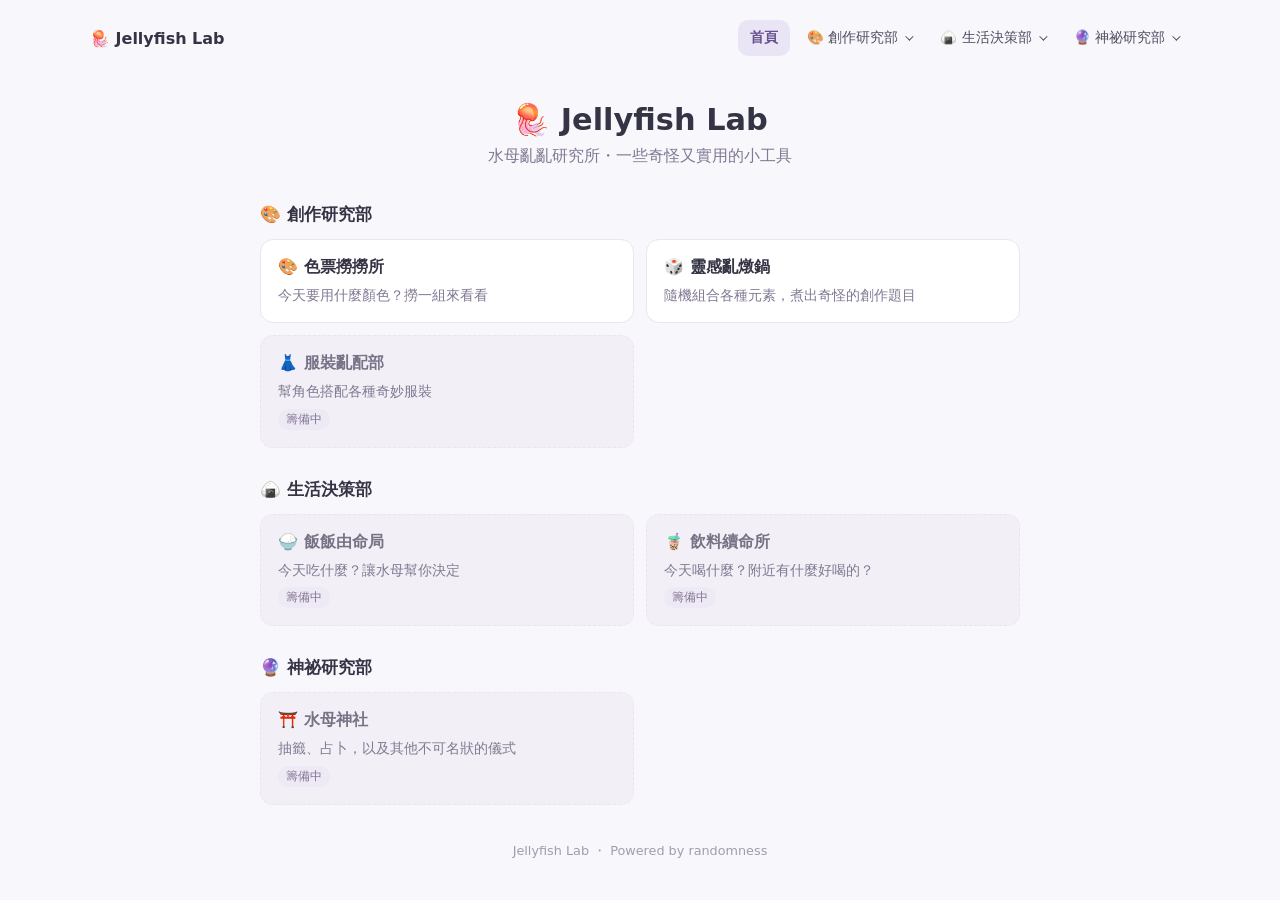
<file: index.html>
<!doctype html>
<html lang="zh-Hant">
<head>
<meta charset="utf-8">
<meta name="viewport" content="width=device-width, initial-scale=1">
<title>Jellyfish Lab｜水母亂亂研究所</title>
<link rel="stylesheet" href="./CSS/common.css">
<link rel="stylesheet" href="./CSS/home.css">
</head>
<body data-page="home">
<main class="container">
    <header class="home-heading">
        <h1>🪼 Jellyfish Lab</h1>
        <p>水母亂亂研究所・一些奇怪又實用的小工具</p>
    </header>

    <section class="section">
        <h2 class="section-title">🎨 創作研究部</h2>
        <div class="tools">
            <a class="tool-card" href="./Palette/index.html">
                <span class="tool-name">🎨 色票撈撈所</span>
                <span class="tool-description">今天要用什麼顏色？撈一組來看看</span>
            </a>
            <a class="tool-card" href="./Elements/index.html">
                <span class="tool-name">🎲 靈感亂燉鍋</span>
                <span class="tool-description">隨機組合各種元素，煮出奇怪的創作題目</span>
            </a>
            <a class="tool-card planned" href="./Outfit/index.html">
                <span class="tool-name">👗 服裝亂配部</span>
                <span class="tool-description">幫角色搭配各種奇妙服裝</span>
                <span class="status">籌備中</span>
            </a>
        </div>
    </section>

    <section class="section">
        <h2 class="section-title">🍙 生活決策部</h2>
        <div class="tools">
            <a class="tool-card planned" href="./Food/index.html">
                <span class="tool-name">🍚 飯飯由命局</span>
                <span class="tool-description">今天吃什麼？讓水母幫你決定</span>
                <span class="status">籌備中</span>
            </a>
            <a class="tool-card planned" href="./Drink/index.html">
                <span class="tool-name">🧋 飲料續命所</span>
                <span class="tool-description">今天喝什麼？附近有什麼好喝的？</span>
                <span class="status">籌備中</span>
            </a>
        </div>
    </section>

    <section class="section">
        <h2 class="section-title">🔮 神祕研究部</h2>
        <div class="tools">
            <a class="tool-card planned" href="./Omikuji/index.html">
                <span class="tool-name">⛩️ 水母神社</span>
                <span class="tool-description">抽籤、占卜，以及其他不可名狀的儀式</span>
                <span class="status">籌備中</span>
            </a>
        </div>
    </section>

    <footer>Jellyfish Lab ・ Powered by randomness</footer>
</main>
<script src="./Shared/layout.js"></script>
</body>
</html>
</file>
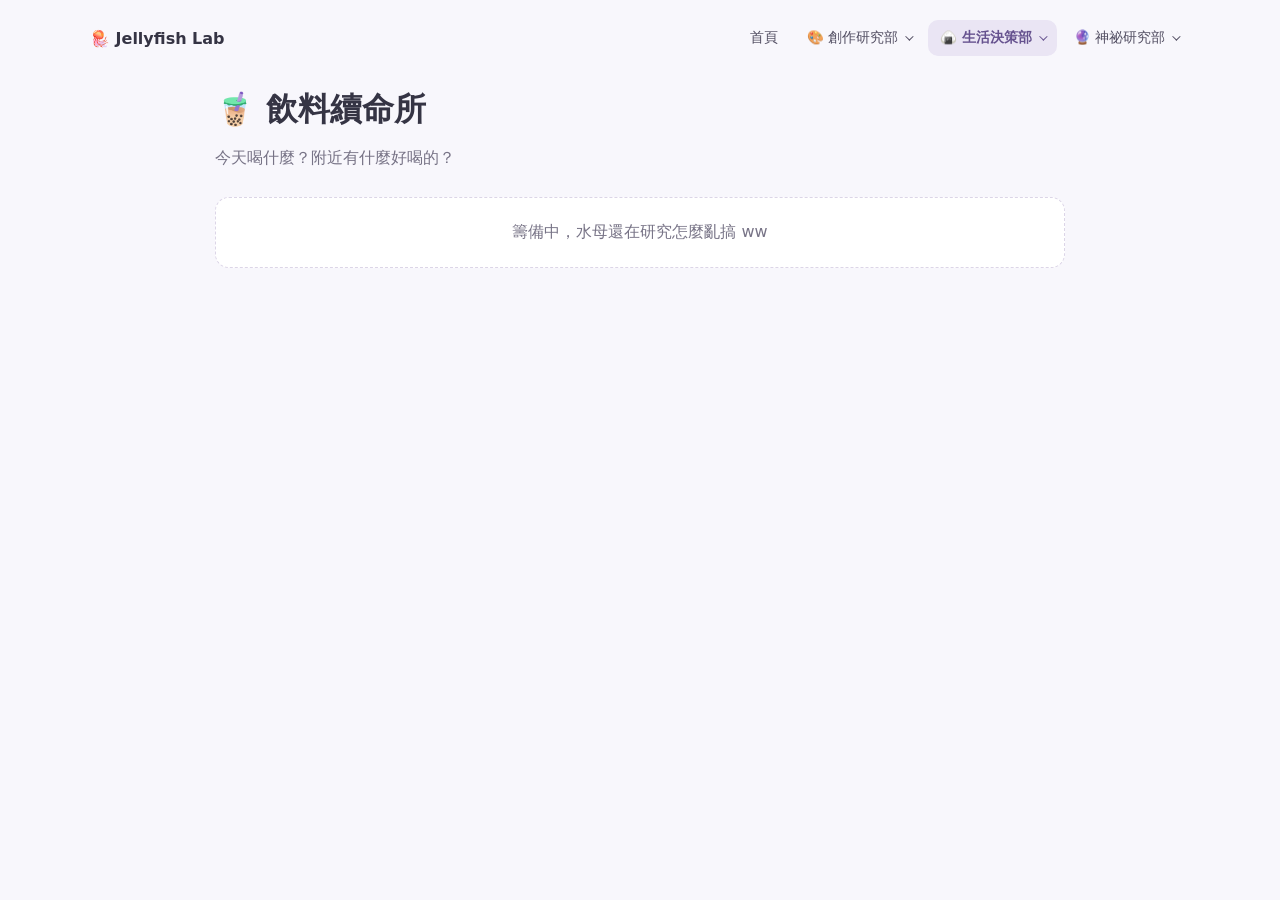
<file: Drink/index.html>
<!doctype html>
<html lang="zh-Hant">
<head>
<meta charset="utf-8">
<meta name="viewport" content="width=device-width, initial-scale=1">
<title>🧋 飲料續命所｜Jellyfish Lab</title>
<link rel="stylesheet" href="../CSS/common.css">
<link rel="stylesheet" href="../CSS/drink.css">
</head>
<body data-page="drink">
<main class="tool-page">
    <h1>🧋 飲料續命所</h1>
    <p>今天喝什麼？附近有什麼好喝的？</p>
    <p class="coming-soon">籌備中，水母還在研究怎麼亂搞 ww</p>
</main>
<script src="../Shared/layout.js"></script>
</file>
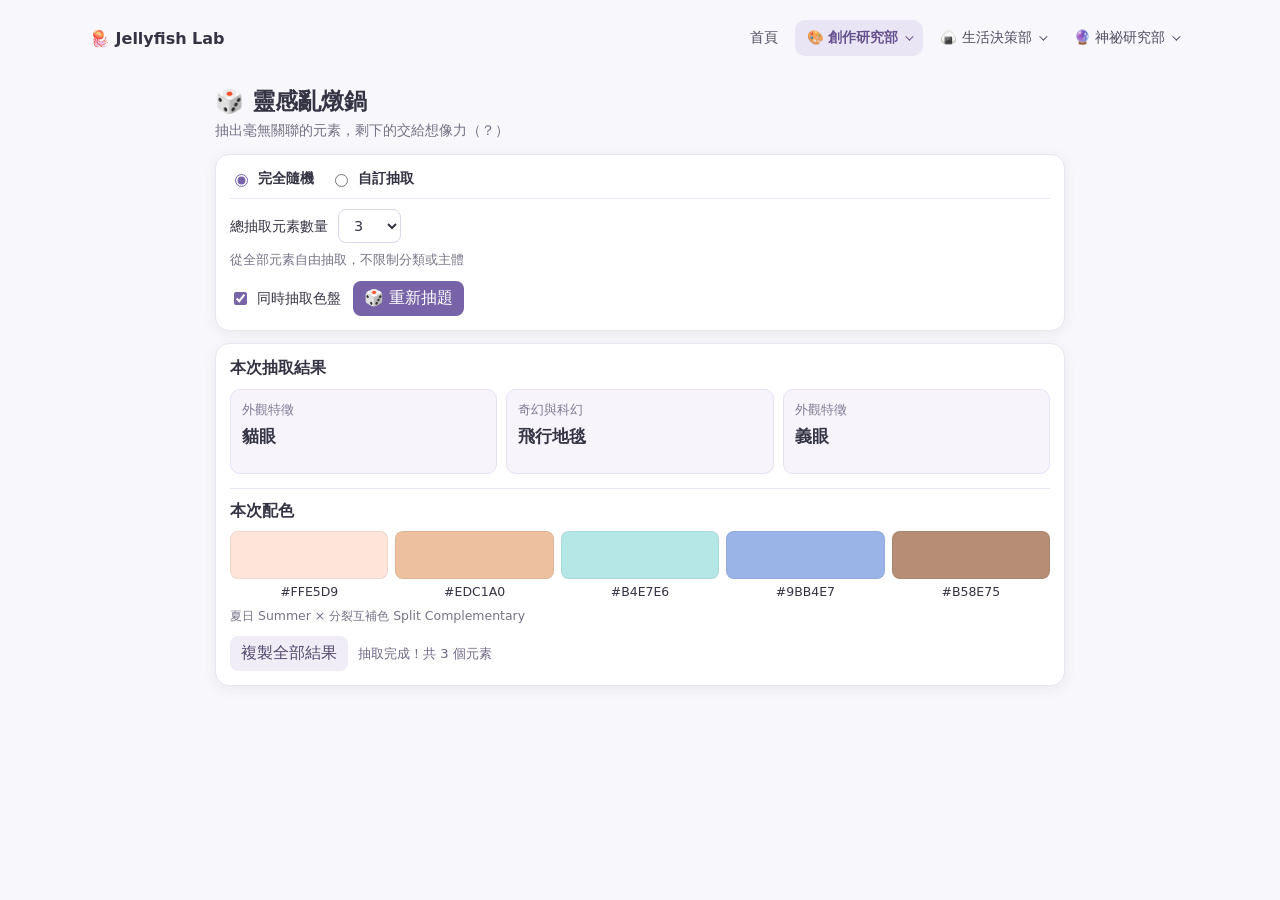
<file: Elements/index.html>
<!doctype html>
<html lang="zh-Hant">

<head>
    <meta charset="utf-8">
    <meta name="viewport" content="width=device-width, initial-scale=1">
    <title>靈感亂燉鍋｜Jellyfish Lab</title>
    <link rel="stylesheet" href="../CSS/common.css">
    <link rel="stylesheet" href="../CSS/elements.css">
</head>

<body data-page="elements">
    <main class="wrap">
        <h1>🎲 靈感亂燉鍋</h1>
        <p class="subtitle">抽出毫無關聯的元素，剩下的交給想像力（？）</p>

        <section class="panel">
            <div class="mode-options">
                <label class="mode-option">
                    <input type="radio" name="mode" value="random" checked>
                    <strong>完全隨機</strong>
                </label>

                <label class="mode-option">
                    <input type="radio" name="mode" value="custom">
                    <strong>自訂抽取</strong>
                </label>
            </div>

            <!-- 完全隨機設定 -->
            <div class="mode-content" id="randomSettings">
                <div class="controls">
                    <label for="randomCount">總抽取元素數量</label>

                    <select id="randomCount">
                        <option value="1">1</option>
                        <option value="2">2</option>
                        <option value="3" selected>3</option>
                        <option value="4">4</option>
                        <option value="5">5</option>
                        <option value="6">6</option>
                        <option value="7">7</option>
                        <option value="8">8</option>
                        <option value="9">9</option>
                        <option value="10">10</option>
                    </select>
                </div>

                <p class="hint">
                    從全部元素自由抽取，不限制分類或主體
                </p>
            </div>

            <!-- 自訂抽取設定 -->
            <div class="mode-content" id="customSettings" hidden>
                <div class="category-head">
                    <span class="hint">設定各分類要抽取的元素數量</span>
                    <button class="secondary" id="clearAll" type="button">
                        全部清除
                    </button>
                </div>

                <div class="categories" id="categories"></div>

                <div class="total">
                    <span>總抽取數量</span>
                    <strong id="customTotal">0 個</strong>
                </div>
            </div>

            <div class="generate-controls">
                <label class="mode-option">
                    <input id="includePalette" type="checkbox" checked>
                    同時抽取色盤
                </label>

                <button class="primary" id="generate" type="button">
                    🎲 重新抽題
                </button>
            </div>
        </section>

        <!-- 抽取結果 -->
        <section class="panel">
            <strong>本次抽取結果</strong>

            <div class="results" id="results" aria-live="polite"></div>

            <!-- 色盤結果 -->
            <div id="paletteSection" class="palette-section" hidden>
                <strong>本次配色</strong>

                <div class="palette-colors" id="paletteColors"></div>

                <div class="hint" id="paletteInfo"></div>
            </div>

            <div class="actions">
                <button class="secondary" id="copyAll" type="button" disabled>
                    複製全部結果
                </button>

                <span id="status" role="status" aria-live="polite">
                    點擊抽取元素開始
                </span>
            </div>
        </section>

    </main>

    <script src="../Shared/outfit-data.js"></script>
    <script src="./data.js"></script>
    <script src="../Shared/palette-engine.js"></script>
    <script src="./app.js"></script>
    <script src="../Shared/layout.js"></script>
</body>

</html>
</file>
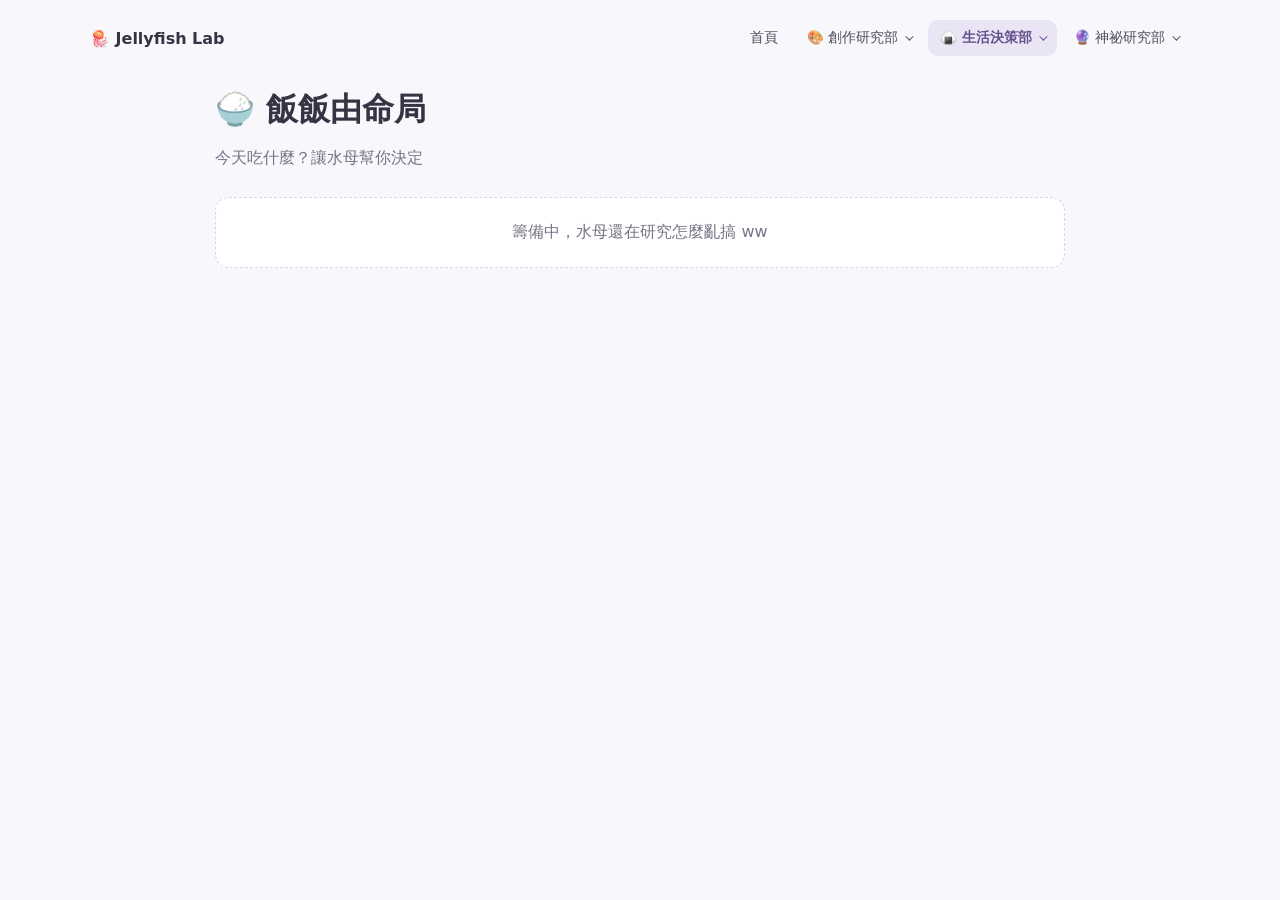
<file: Food/index.html>
<!doctype html>
<html lang="zh-Hant">
<head>
<meta charset="utf-8">
<meta name="viewport" content="width=device-width, initial-scale=1">
<title>🍚 飯飯由命局｜Jellyfish Lab</title>
<link rel="stylesheet" href="../CSS/common.css">
<link rel="stylesheet" href="../CSS/food.css">
</head>
<body data-page="food">
<main class="tool-page">
    <h1>🍚 飯飯由命局</h1>
    <p>今天吃什麼？讓水母幫你決定</p>
    <p class="coming-soon">籌備中，水母還在研究怎麼亂搞 ww</p>
</main>
<script src="../Shared/layout.js"></script>
</file>
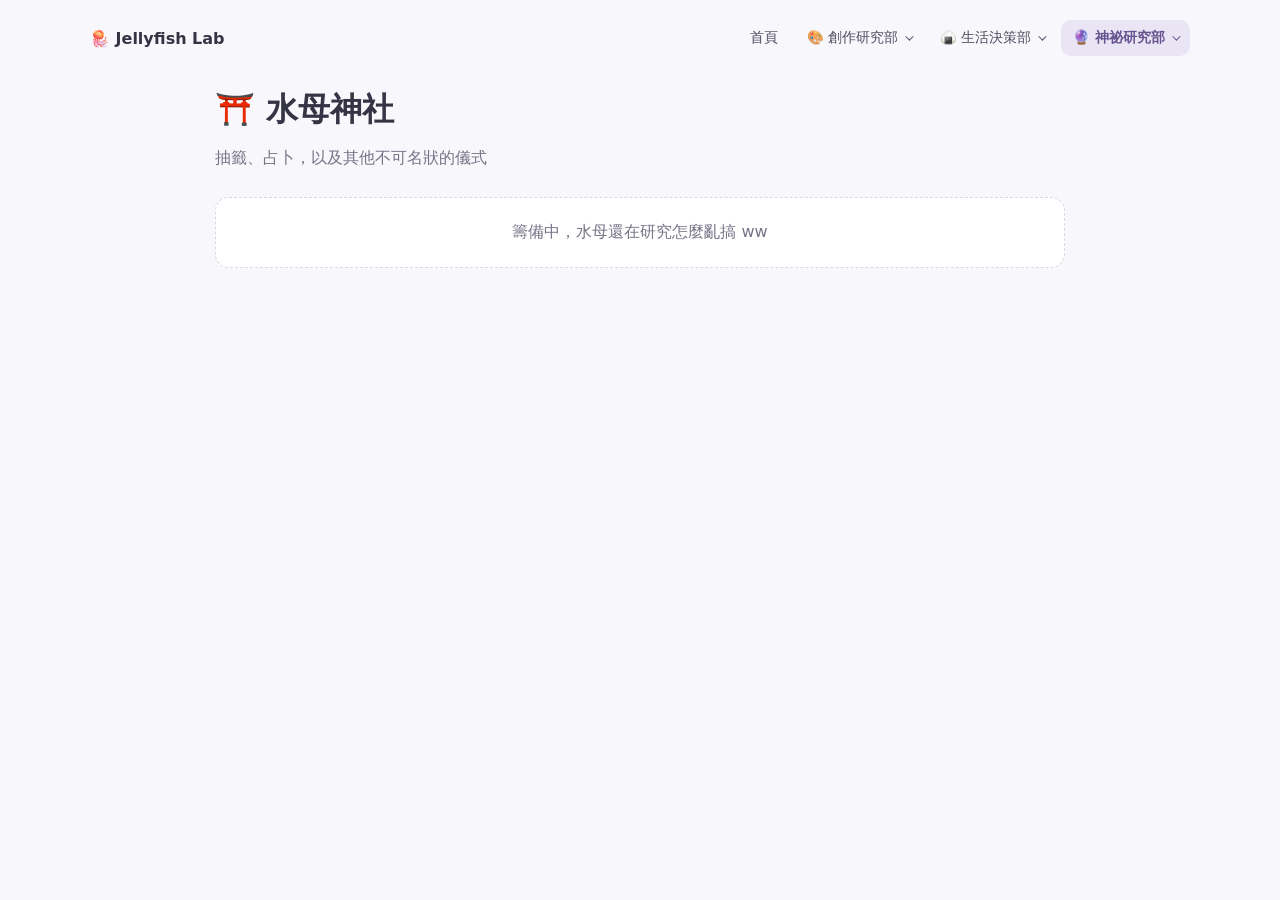
<file: Omikuji/index.html>
<!doctype html>
<html lang="zh-Hant">
<head>
<meta charset="utf-8">
<meta name="viewport" content="width=device-width, initial-scale=1">
<title>⛩️ 水母神社｜Jellyfish Lab</title>
<link rel="stylesheet" href="../CSS/common.css">
<link rel="stylesheet" href="../CSS/omikuji.css">
</head>
<body data-page="omikuji">
<main class="tool-page">
    <h1>⛩️ 水母神社</h1>
    <p>抽籤、占卜，以及其他不可名狀的儀式</p>
    <p class="coming-soon">籌備中，水母還在研究怎麼亂搞 ww</p>
</main>
<script src="../Shared/layout.js"></script>
</file>
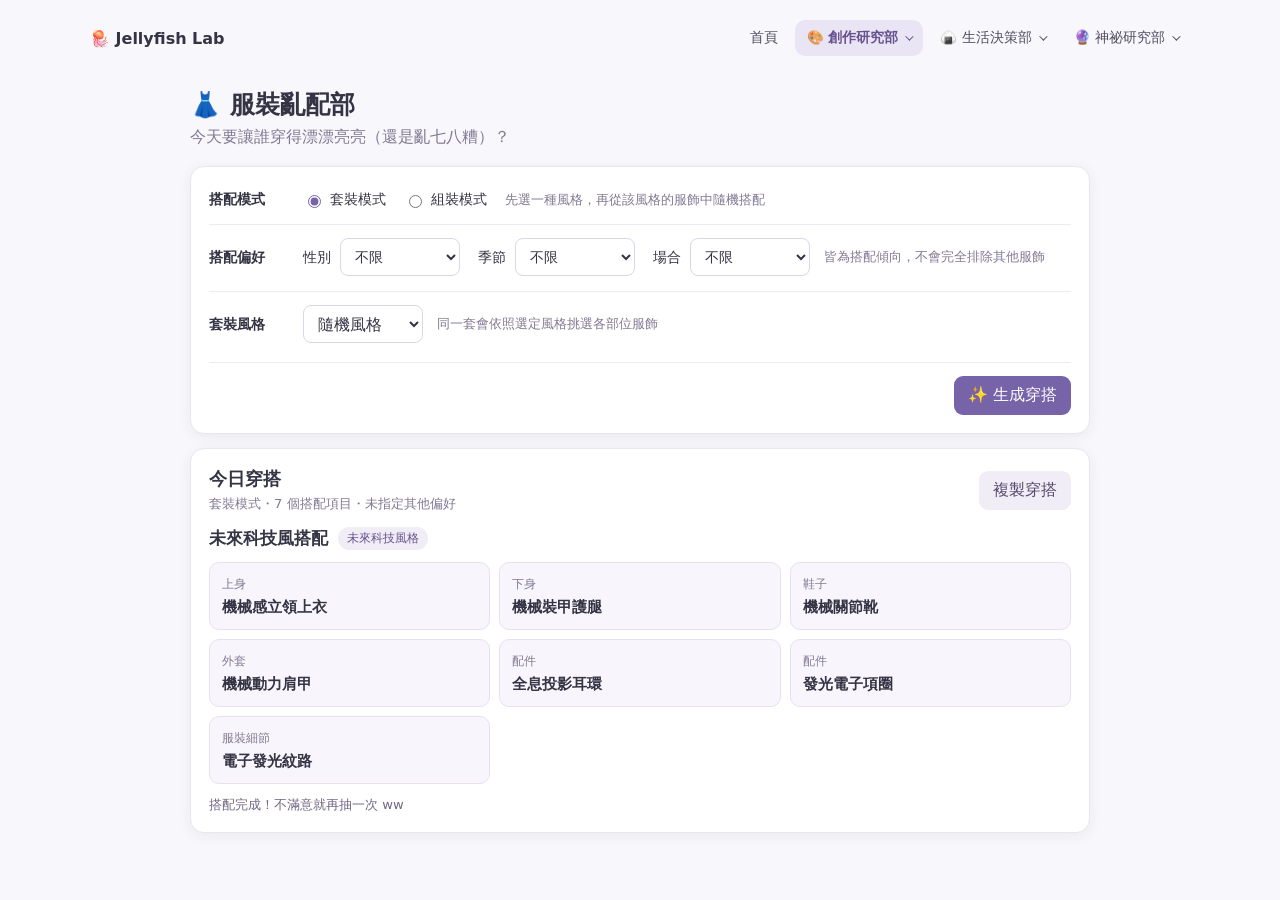
<file: Outfit/index.html>
<!doctype html>
<html lang="zh-Hant">

<head>
    <meta charset="utf-8">
    <meta name="viewport" content="width=device-width, initial-scale=1">
    <title>👗 服裝亂配部｜Jellyfish Lab</title>
    <link rel="stylesheet" href="../CSS/common.css">
    <link rel="stylesheet" href="../CSS/outfit.css">
</head>

<body data-page="outfit">
    <main class="outfit-page">
        <header class="page-heading">
            <h1>👗 服裝亂配部</h1>
            <p>今天要讓誰穿得漂漂亮亮（還是亂七八糟）？</p>
        </header>


        <section class="panel settings-panel" aria-label="服裝生成設定">

            <!-- 搭配模式 -->
            <div class="setting-row">
                <span class="setting-label">搭配模式</span>

                <div class="setting-content mode-controls">
                    <div class="option-group">
                        <label>
                            <input type="radio" name="outfitMode" value="set" checked>
                            套裝模式
                        </label>
                        <label>
                            <input type="radio" name="outfitMode" value="mix">
                            組裝模式
                        </label>
                    </div>

                    <span class="hint mode-description" id="modeDescription">
                        先選一種風格，再從該風格的服飾中隨機搭配
                    </span>
                </div>
            </div>

            <!-- 共用搭配偏好 -->
            <div class="setting-row">
                <span class="setting-label">搭配偏好</span>

                <div class="setting-content">
                    <div class="preference-controls">

                        <label class="preference-field" for="genderMode">
                            <span>性別</span>
                            <select id="genderMode">
                                <option value="any">不限</option>
                                <option value="feminine">偏女性</option>
                                <option value="masculine">偏男性</option>
                            </select>
                        </label>

                        <label class="preference-field" for="seasonMode">
                            <span>季節</span>
                            <select id="seasonMode">
                                <option value="any">不限</option>
                                <option value="spring">春季</option>
                                <option value="summer">夏季</option>
                                <option value="autumn">秋季</option>
                                <option value="winter">冬季</option>
                            </select>
                        </label>

                        <label class="preference-field" for="occasionMode">
                            <span>場合</span>
                            <select id="occasionMode">
                                <option value="any">不限</option>
                                <option value="casual">日常休閒</option>
                                <option value="school">上學</option>
                                <option value="work">工作</option>
                                <option value="formal">正式場合</option>
                                <option value="party">派對聚會</option>
                                <option value="date">約會</option>
                                <option value="outdoor">戶外活動</option>
                                <option value="travel">旅行</option>
                                <option value="stage">舞台表演</option>
                                <option value="festival">節慶活動</option>
                            </select>
                        </label>

                    </div>

                    <span class="hint">
                        皆為搭配傾向，不會完全排除其他服飾
                    </span>
                </div>
            </div>

            <!-- 套裝模式設定 -->
            <div class="setting-row mode-setting" id="styleSettings">
                <label class="setting-label" for="styleMode">套裝風格</label>

                <div class="setting-content mode-setting-content">
                    <select id="styleMode">
                        <option value="random" selected>隨機風格</option>
                    </select>

                    <span class="hint">
                        同一套會依照選定風格挑選各部位服飾
                    </span>
                </div>
            </div>

            <!-- 組裝模式設定 -->
            <div class="setting-row mode-setting" id="mixSettings" hidden>
                <span class="setting-label">服裝組成</span>

                <div class="setting-content mix-options">

                    <label class="mix-option">
                        <span>配件數量</span>
                        <select id="accessoryCount">
                            <option value="0">0 件</option>
                            <option value="1">1 件</option>
                            <option value="2" selected>2 件</option>
                            <option value="3">3 件</option>
                        </select>
                    </label>

                    <label class="mix-option">
                        <input id="includeOuterwear" type="checkbox" checked>
                        <span>加入外套</span>
                    </label>

                    <label class="mix-option">
                        <input id="includeDetail" type="checkbox" checked>
                        <span>加入服裝細節</span>
                    </label>

                </div>
            </div>

            <!-- 生成按鈕 -->
            <div class="setting-actions">
                <button class="primary" id="generate" type="button">
                    ✨ 生成穿搭
                </button>
            </div>

        </section>

        <section class="panel result-panel" aria-live="polite">
            <div class="result-heading">
                <div>
                    <h2 id="resultTitle">今日穿搭</h2>
                    <p id="resultSubtitle" class="hint">按下生成，看看今天會抽到什麼</p>
                </div>
                <button class="secondary" id="copyResult" type="button" disabled>複製穿搭</button>
            </div>
            <div id="outfitResult" class="outfit-result">
                <p class="empty-state">服裝設計師水母尚未開工（？）</p>
            </div>
            <p id="status" class="status" role="status"></p>
        </section>
    </main>
    <script src="./data.js"></script>
    <script src="./app.js"></script>
    <script src="../Shared/layout.js"></script>
</body>

</html>
</file>
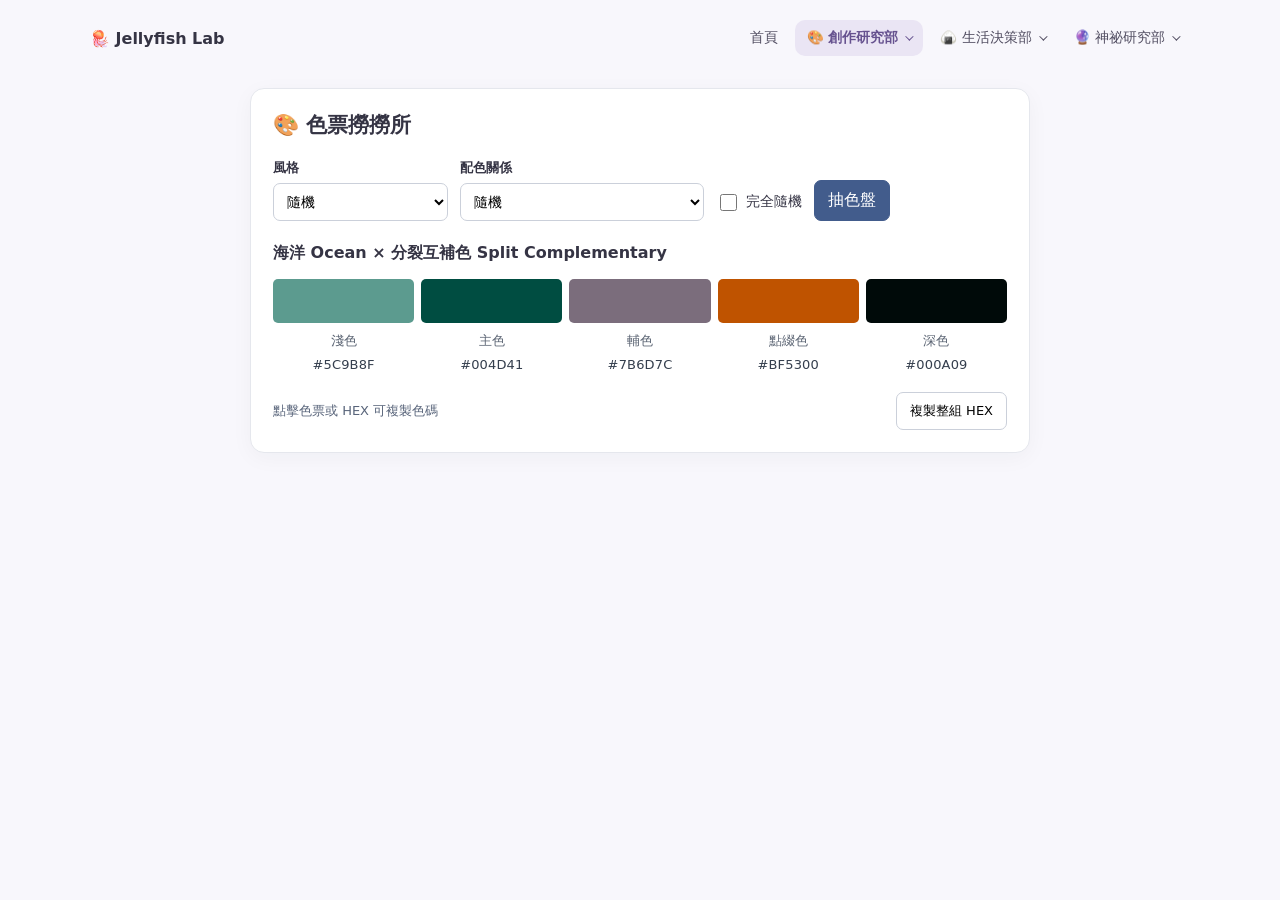
<file: Palette/index.html>
<!doctype html>
<html lang="zh-Hant">

<head>
    <meta charset="utf-8">
    <meta name="viewport" content="width=device-width, initial-scale=1">
    <title>色票撈撈所｜Jellyfish Lab</title>
    <link rel="stylesheet" href="../CSS/common.css">
    <link rel="stylesheet" href="../CSS/palette.css">
</head>

<body data-page="palette">
    <main class="app">
        <h1>🎨 色票撈撈所</h1>

        <div class="controls">
            <label class="field">
                風格
                <select id="style"></select>
            </label>

            <label class="field">
                配色關係
                <select id="scheme"></select>
            </label>

            <label class="check">
                <input id="fullyRandom" type="checkbox">
                完全隨機
            </label>

            <button class="primary" id="generate" type="button">
                抽色盤
            </button>
        </div>

        <div class="info" id="info"></div>
        <div class="palette" id="palette"></div>

        <div class="footer">
            <div class="status" id="status" role="status" aria-live="polite">
                點擊色票或 HEX 可複製色碼
            </div>
            <button id="copyAll" type="button">複製整組 HEX</button>
        </div>
    </main>

    <script src="../Shared/palette-engine.js"></script>
    <script src="./app.js"></script>
    <script src="../Shared/layout.js"></script>
</body>

</html>
</file>
<file: CSS/common.css>
/* 全站共用設定 */
:root {
    --page-bg: #f8f7fc;
    --text-color: #353444;
    --muted-color: #817992;
    --nav-hover: #eeeaf5;
    --nav-active: #eae5f4;
    --nav-accent: #66528f;

    font-family: system-ui, -apple-system, "Noto Sans TC", "Microsoft JhengHei", sans-serif;
    color: var(--text-color);
    background: var(--page-bg);
}

*,
*::before,
*::after {
    box-sizing: border-box;
}

html {
    min-height: 100%;
    background: var(--page-bg);
}

body {
    min-height: 100vh;
    margin: 0;
    padding: 0;
    background: var(--page-bg);
    color: var(--text-color);
    font-family: inherit;
}

/* 全站導覽列：所有頁面共用相同尺寸與字型 */
.site-header {
    width: min(100% - 40px, 1100px);
    margin: 0 auto 22px;
    padding-top: 12px;
    font: inherit;
    color: inherit;
}

.site-nav {
    display: flex;
    align-items: center;
    justify-content: space-between;
    gap: 16px;
    min-height: 48px;
    flex-wrap: wrap;
    padding: 8px 0;
    font: inherit;
}

.site-brand {
    color: inherit;
    text-decoration: none;
    font: inherit;
    font-weight: 700;
    font-size: 1rem;
    white-space: nowrap;
}

.site-links {
    display: flex;
    align-items: center;
    gap: 5px;
    flex-wrap: wrap;
    font: inherit;
}

.site-links > a,
.nav-group > summary {
    display: flex;
    align-items: center;
    gap: 7px;
    padding: 9px 12px;
    border: 0;
    border-radius: 10px;
    color: #514d61;
    background: transparent;
    text-decoration: none;
    font: inherit;
    font-size: .85rem;
    cursor: pointer;
    list-style: none;
    white-space: nowrap;
    transition: background .15s ease, color .15s ease;
}

.nav-group > summary::-webkit-details-marker {
    display: none;
}

.nav-group > summary::after {
    content: "";
    width: 6px;
    height: 6px;
    flex: 0 0 6px;
    border-right: 1.5px solid currentColor;
    border-bottom: 1.5px solid currentColor;
    transform: rotate(45deg) translateY(-2px);
    transition: transform .2s ease;
}

.nav-group[open] > summary::after {
    transform: rotate(225deg) translate(-1px, -1px);
}

.site-links > a:hover,
.nav-group > summary:hover {
    background: var(--nav-hover);
}

.site-links > a[aria-current="page"],
.nav-group.active > summary {
    background: var(--nav-active);
    color: var(--nav-accent);
    font-weight: 650;
}

.nav-group {
    position: relative;
    font: inherit;
}

.nav-menu {
    position: absolute;
    top: calc(100% + 8px);
    left: 0;
    z-index: 100;
    display: flex;
    min-width: 190px;
    flex-direction: column;
    gap: 3px;
    padding: 7px;
    border: 1px solid #e9e5f1;
    border-radius: 12px;
    background: #fff;
    box-shadow: 0 8px 24px #35344418;
    animation: menu-in .15s ease;
}

.nav-menu a {
    display: block;
    padding: 10px 12px;
    border-radius: 8px;
    color: #514d61;
    text-decoration: none;
    font: inherit;
    font-size: .87rem;
    white-space: nowrap;
    transition: background .15s ease;
}

.nav-menu a:hover,
.nav-menu a[aria-current="page"] {
    background: #eee9f7;
    color: var(--nav-accent);
}

.nav-menu a[aria-current="page"] {
    font-weight: 650;
}

@keyframes menu-in {
    from {
        opacity: 0;
        transform: translateY(-5px);
    }
    to {
        opacity: 1;
        transform: translateY(0);
    }
}

/* 返回首頁按鈕（舊頁面若仍有使用可保留） */
.back-btn {
    display: inline-block;
    margin-bottom: 18px;
    padding: 8px 14px;
    border-radius: 8px;
    background: var(--back-bg, #f0edf6);
    color: var(--back-color, #54496e);
    text-decoration: none;
    font-size: 14px;
    transition: background .15s ease;
}

.back-btn:hover {
    background: var(--back-hover, #e5d9f5);
}

/* 鍵盤操作焦點 */
.back-btn:focus-visible,
button:focus-visible,
input:focus-visible,
select:focus-visible,
a:focus-visible,
.nav-group > summary:focus-visible {
    outline: 3px solid var(--focus-color, #a998d0);
    outline-offset: 2px;
}

@media (max-width: 700px) {
    .site-header {
        width: min(100% - 28px, 1100px);
        margin-bottom: 18px;
    }

    .site-nav {
        align-items: flex-start;
        flex-direction: column;
        gap: 8px;
    }

    .site-links {
        width: 100%;
        gap: 4px;
    }

    .nav-group {
        position: static;
    }

    .nav-menu {
        position: static;
        min-width: 0;
        margin-top: 4px;
        box-shadow: none;
    }
}
</file>
<file: CSS/home.css>
/* 首頁內容 */
.container {
    width: min(100% - 32px, 760px);
    margin: 0 auto;
    padding: 16px 0 0;
}

/* 首頁標題 */
.home-heading {
    margin-bottom: 36px;
    text-align: center;
}

.home-heading h1 {
    margin: 0 0 8px;
    font-size: 1.9rem;
}

.home-heading p {
    margin: 0;
    color: #817992;
}

/* 工具分類 */
.section {
    margin-bottom: 30px;
}

.section-title {
    margin: 0 0 13px;
    font-size: 1.05rem;
    font-weight: 700;
}

.tools {
    display: grid;
    grid-template-columns: repeat(2, minmax(0, 1fr));
    gap: 12px;
}

/* 工具卡片 */
.tool-card {
    display: flex;
    flex-direction: column;
    gap: 7px;
    padding: 17px;
    border: 1px solid #e9e5f1;
    border-radius: 13px;
    background: #fff;
    color: inherit;
    text-decoration: none;
}

a.tool-card {
    transition: transform .15s ease, border-color .15s ease;
}

a.tool-card:hover {
    transform: translateY(-2px);
    border-color: #c8b9e0;
}

.tool-name {
    font-size: 1rem;
    font-weight: 700;
}

.tool-description {
    color: #817992;
    font-size: .85rem;
    line-height: 1.5;
}

/* 尚未開發的工具 */
.tool-card.planned {
    border-style: dashed;
    background: #f2f0f6;
    color: #777386;
}

.status {
    align-self: flex-start;
    padding: 3px 8px;
    border-radius: 20px;
    background: #eeeaf5;
    color: #807394;
    font-size: .72rem;
}

/* 頁尾 */
footer {
    margin-top: 38px;
    color: #a19bad;
    font-size: .8rem;
    text-align: center;
}

@media (max-width: 480px) {
    .container {
        padding-top: 10px;
    }

    .home-heading h1 {
        font-size: 1.6rem;
    }

    .tools {
        grid-template-columns: 1fr;
    }

    .tool-card {
        padding: 14px;
    }
}
</file>
<file: CSS/drink.css>
/* 尚未實作工具的共用頁面樣式 */
.tool-page {
    width: min(100% - 32px, 850px);
    margin: 24px auto 0;
}

.tool-page h1 {
    margin: 0 0 8px;
}

.tool-page p {
    color: #777386;
}

.coming-soon {
    margin-top: 28px;
    padding: 24px;
    border: 1px dashed #dcd5e7;
    border-radius: 14px;
    background: #fff;
    text-align: center;
}
</file>
<file: CSS/elements.css>
/* 隨機元素頁面 */
.wrap {
    width: min(100% - 32px, 850px);
    margin: 20px auto 0;
}

.wrap h1 {
    margin: 0 0 4px;
    font-size: 1.45rem;
}

.subtitle {
    margin: 0 0 14px;
    color: #747184;
    font-size: .9rem;
}

.panel {
    margin-bottom: 12px;
    padding: 14px;
    border: 1px solid #e9e5f1;
    border-radius: 14px;
    background: #fff;
    box-shadow: 0 3px 14px #3331;
}

/* 抽取模式 */
.mode-options {
    display: flex;
    flex-wrap: wrap;
    gap: 16px;
}

.mode-option {
    display: flex;
    align-items: center;
    gap: 7px;
    font-size: .9rem;
    cursor: pointer;
}

.mode-option input,
.category input {
    accent-color: #7763a8;
}

.mode-content {
    margin-top: 10px;
    padding-top: 10px;
    border-top: 1px solid #eeeaf4;
}

.controls {
    display: flex;
    align-items: center;
    flex-wrap: wrap;
    gap: 10px;
    font-size: .9rem;
}

.wrap select,
.wrap button {
    padding: 7px 11px;
    border-radius: 8px;
    font: inherit;
}

.wrap select {
    border: 1px solid #dcd5e7;
    background: #fff;
    color: #353444;
}

.wrap button {
    border: 0;
    background: #7763a8;
    color: #fff;
    cursor: pointer;
    transition: background .15s;
}

.wrap button:hover {
    background: #64518f;
}

.wrap button.secondary {
    background: #f0edf6;
    color: #54496e;
}

.wrap button.secondary:hover {
    background: #e5d9f5;
}

.wrap button:disabled {
    opacity: .5;
    cursor: not-allowed;
}

.hint {
    color: #777386;
    font-size: .82rem;
}

#randomSettings .hint {
    margin: 8px 0 0;
}

/* 分類數量設定 */
.category-head {
    display: flex;
    align-items: center;
    justify-content: space-between;
    flex-wrap: wrap;
    gap: 8px;
    margin-bottom: 9px;
}

.categories {
    display: grid;
    grid-template-columns: repeat(3, minmax(0, 1fr));
    gap: 7px;
}

.category {
    display: flex;
    min-width: 0;
    align-items: center;
    justify-content: space-between;
    gap: 6px;
    padding: 6px 9px;
    border: 1px solid #e6e1ed;
    border-radius: 8px;
}

.category-name {
    min-width: 0;
    font-size: .85rem;
    overflow-wrap: anywhere;
}

.category input {
    width: 48px;
    height: 32px;
    min-width: 0;
    padding: 3px;
    border: 1px solid #dcd5e7;
    border-radius: 8px;
    color: #353444;
    font: inherit;
    font-size: .85rem;
    text-align: center;
}

/* 總抽取數量 */
.total {
    display: flex;
    align-items: center;
    justify-content: space-between;
    margin-top: 10px;
    padding-top: 9px;
    border-top: 1px solid #eeeaf4;
    font-size: .9rem;
}

.total strong {
    color: #7763a8;
    font-size: 1rem;
}

/* 抽取按鈕 */
.generate-controls {
    display: flex;
    align-items: center;
    flex-wrap: wrap;
    gap: 12px;
    margin-top: 12px;
}

/* 抽取結果 */
.results {
    display: grid;
    grid-template-columns: repeat(auto-fit, minmax(140px, 1fr));
    gap: 9px;
    margin-top: 10px;
}

.result {
    display: flex;
    min-height: 85px;
    flex-direction: column;
    gap: 6px;
    padding: 11px;
    border: 1px solid #e7e0f3;
    border-radius: 10px;
    background: #f7f4fc;
}

.result small {
    color: #817992;
}

.result strong {
    font-size: 1.05rem;
    overflow-wrap: anywhere;
}

.actions {
    display: flex;
    align-items: center;
    flex-wrap: wrap;
    gap: 10px;
    margin-top: 11px;
}

#status {
    color: #706785;
    font-size: .82rem;
}

/* 色盤結果 */
.palette-section {
    margin-top: 14px;
    padding-top: 12px;
    border-top: 1px solid #e9e5f1;
}

.palette-colors {
    display: grid;
    grid-template-columns: repeat(5, minmax(0, 1fr));
    gap: 7px;
    margin: 9px 0;
}

.palette-color {
    min-width: 0;
    font-size: .78rem;
    text-align: center;
}

.palette-swatch {
    height: 48px;
    margin-bottom: 5px;
    border: 1px solid #0001;
    border-radius: 8px;
}

.palette-color span {
    overflow-wrap: anywhere;
}

.palette-section .hint {
    font-size: .78rem;
}

/* 平板及較窄畫面 */
@media (max-width: 700px) {
    .categories {
        grid-template-columns: repeat(2, minmax(0, 1fr));
    }

    .panel {
        padding: 13px;
    }
}

/* 手機版 */
@media (max-width: 420px) {
    .wrap {
        width: calc(100% - 24px);
        margin-top: 14px;
    }

    .wrap h1 {
        font-size: 1.3rem;
    }

    .subtitle {
        font-size: .82rem;
    }

    .category {
        gap: 4px;
        padding: 6px;
    }

    .category-name {
        font-size: .78rem;
    }

    .category input {
        width: 42px;
        height: 30px;
        font-size: .8rem;
    }

    .results {
        grid-template-columns: repeat(2, minmax(0, 1fr));
    }

    .palette-colors {
        gap: 4px;
    }

    .palette-color {
        font-size: .65rem;
    }

    .palette-swatch {
        height: 42px;
    }
}

/* 極窄螢幕 */
@media (max-width: 350px) {

    .categories,
    .results {
        grid-template-columns: 1fr;
    }
}
</file>
<file: CSS/food.css>
/* 尚未實作工具的共用頁面樣式 */
.tool-page {
    width: min(100% - 32px, 850px);
    margin: 24px auto 0;
}

.tool-page h1 {
    margin: 0 0 8px;
}

.tool-page p {
    color: #777386;
}

.coming-soon {
    margin-top: 28px;
    padding: 24px;
    border: 1px dashed #dcd5e7;
    border-radius: 14px;
    background: #fff;
    text-align: center;
}
</file>
<file: CSS/omikuji.css>
/* 尚未實作工具的共用頁面樣式 */
.tool-page {
    width: min(100% - 32px, 850px);
    margin: 24px auto 0;
}

.tool-page h1 {
    margin: 0 0 8px;
}

.tool-page p {
    color: #777386;
}

.coming-soon {
    margin-top: 28px;
    padding: 24px;
    border: 1px dashed #dcd5e7;
    border-radius: 14px;
    background: #fff;
    text-align: center;
}
</file>
<file: CSS/outfit.css>
/* 服裝亂配部 */
.outfit-page {
    width: min(100% - 32px, 900px);
    margin: 24px auto 40px;
}

.page-heading {
    margin-bottom: 18px;
}

.page-heading h1 {
    margin: 0 0 6px;
    font-size: 1.55rem;
}

.page-heading p {
    margin: 0;
    color: var(--muted-color, #817992);
}

.outfit-page .panel {
    margin-bottom: 14px;
    padding: 18px;
    border: 1px solid #e9e5f1;
    border-radius: 14px;
    background: #fff;
    box-shadow: 0 3px 14px #3331;
}

.outfit-page [hidden] {
    display: none !important;
}

/* 設定區 */
.setting-row {
    display: grid;
    grid-template-columns: 82px minmax(0, 1fr);
    align-items: center;
    gap: 12px;
    padding: 5px 0;
}

.setting-row+.setting-row {
    margin-top: 10px;
    padding-top: 13px;
    border-top: 1px solid #eeeaf4;
}

.setting-label {
    font-size: .9rem;
    font-weight: 650;
}

.setting-content {
    display: flex;
    min-width: 0;
    flex-wrap: wrap;
    align-items: center;
    gap: 10px 14px;
}

.hint {
    color: #817992;
    font-size: .82rem;
}

/* 搭配模式 */
.mode-controls {
    gap: 12px 18px;
}

.option-group {
    display: flex;
    align-items: center;
    flex-wrap: wrap;
    gap: 18px;
}

.option-group label {
    display: inline-flex;
    align-items: center;
    gap: 6px;
    font-size: .9rem;
    cursor: pointer;
}

.outfit-page input {
    accent-color: #7763a8;
}

/* 下拉選單共用 */
.outfit-page select {
    min-width: 120px;
    max-width: 100%;
    height: 38px;
    padding: 6px 10px;
    border: 1px solid #dcd5e7;
    border-radius: 8px;
    background: #fff;
    color: #353444;
    font: inherit;
}

/* 搭配偏好 */
.preference-controls {
    display: flex;
    align-items: center;
    flex-wrap: wrap;
    gap: 10px 18px;
}

.preference-field {
    display: inline-flex;
    align-items: center;
    gap: 9px;
    font-size: .9rem;
}

.preference-field select {
    min-width: 120px;
}

/* 模式專屬設定 */
.mode-setting {
    align-items: center;
}

.mode-setting-content {
    gap: 10px 14px;
}

/* 服裝組成 */
.mix-options {
    display: flex;
    align-items: center;
    flex-wrap: wrap;
    gap: 12px 18px;
}

.mix-option {
    display: inline-flex;
    align-items: center;
    justify-content: center;
    gap: 7px;
    min-height: 38px;
    padding: 0;
    border: none;
    border-radius: 0;
    background: transparent;
    color: #514d61;
    font-size: .9rem;
}

.mix-option input {
    width: 15px;
    height: 15px;
    margin: 0;
    accent-color: #7763a8;
    cursor: pointer;
}

.mix-option select {
    min-width: 72px;
    height: 34px;
    padding: 4px 8px;
    border: 1px solid #dcd5e7;
    border-radius: 8px;
    background: #fff;
    font-size: .88rem;
}

/* 生成按鈕 */
.setting-actions {
    display: flex;
    justify-content: flex-end;
    margin-top: 14px;
    padding-top: 13px;
    border-top: 1px solid #eeeaf4;
}

.outfit-page button {
    padding: 9px 14px;
    border: 0;
    border-radius: 9px;
    font: inherit;
    cursor: pointer;
    transition: background .15s ease;
}

.outfit-page button.primary {
    background: #7763a8;
    color: #fff;
}

.outfit-page button.primary:hover {
    background: #64518f;
}

.outfit-page button.secondary {
    background: #f0edf6;
    color: #54496e;
}

.outfit-page button.secondary:hover {
    background: #e5dff0;
}

.outfit-page button:disabled {
    opacity: .5;
    cursor: not-allowed;
}

/* 穿搭結果 */
.result-heading {
    display: flex;
    align-items: center;
    justify-content: space-between;
    gap: 12px;
    margin-bottom: 14px;
}

.result-heading h2 {
    margin: 0 0 4px;
    font-size: 1.1rem;
}

.result-heading p {
    margin: 0;
}

.outfit-intro {
    display: flex;
    align-items: center;
    flex-wrap: wrap;
    gap: 10px;
    margin-bottom: 12px;
}

.outfit-intro strong {
    font-size: 1.05rem;
}

.outfit-intro span {
    padding: 3px 9px;
    border-radius: 20px;
    background: #f0edf6;
    color: #66528f;
    font-size: .78rem;
}

.outfit-items {
    display: grid;
    grid-template-columns: repeat(3, minmax(0, 1fr));
    gap: 9px;
}

.outfit-item {
    display: flex;
    min-width: 0;
    min-height: 68px;
    flex-direction: column;
    justify-content: center;
    gap: 5px;
    padding: 10px 12px;
    border: 1px solid #e7e0f3;
    border-radius: 10px;
    background: #f8f6fc;
}

.outfit-item small {
    color: #817992;
    font-size: .78rem;
}

.outfit-item strong {
    overflow-wrap: anywhere;
    font-size: .94rem;
}

.empty-state {
    margin: 0;
    padding: 28px 12px;
    border: 1px dashed #dcd5e7;
    border-radius: 10px;
    color: #817992;
    text-align: center;
}

.status {
    min-height: 1.2em;
    margin: 12px 0 0;
    color: #706785;
    font-size: .82rem;
}

/* 平板 */
@media (max-width: 760px) {
    .setting-row {
        grid-template-columns: 75px minmax(0, 1fr);
        gap: 10px;
    }

    .preference-controls {
        gap: 9px 12px;
    }

    .preference-field {
        gap: 6px;
    }

    .preference-field select {
        min-width: 105px;
    }

    .outfit-items {
        grid-template-columns: repeat(2, minmax(0, 1fr));
    }
}

/* 手機 */
@media (max-width: 520px) {
    .outfit-page {
        width: calc(100% - 24px);
        margin-top: 16px;
    }

    .outfit-page .panel {
        padding: 13px;
    }

    .setting-row {
        grid-template-columns: 1fr;
        gap: 9px;
    }

    .setting-row+.setting-row {
        margin-top: 9px;
        padding-top: 11px;
    }

    .setting-label {
        font-size: .88rem;
    }

    .setting-content {
        gap: 9px;
    }

    .mode-controls {
        gap: 9px;
    }

    .mode-description {
        flex-basis: 100%;
    }

    .preference-controls {
        width: 100%;
        display: grid;
        grid-template-columns: repeat(2, minmax(0, 1fr));
        gap: 9px;
    }

    .preference-field {
        min-width: 0;
        flex-direction: column;
        align-items: flex-start;
        gap: 5px;
    }

    .preference-field select {
        width: 100%;
        min-width: 0;
    }

    .mix-options {
        gap: 8px 14px;
    }

    .mix-option {
        font-size: .82rem;
    }

    .outfit-items {
        grid-template-columns: repeat(2, minmax(0, 1fr));
        gap: 7px;
    }

    .outfit-item {
        min-height: 62px;
        padding: 9px;
    }

    .result-heading {
        align-items: flex-start;
    }
}
</file>
<file: CSS/palette.css>
/* 色盤頁面 */
.app {
    width: min(100% - 28px, 780px);
    margin: 24px auto 0;
    padding: 22px;
    border: 1px solid #e5e7ed;
    border-radius: 14px;
    background: #fff;
    box-shadow: 0 5px 22px #19283c0a;
}

.app h1 {
    margin: 0 0 20px;
    font-size: 21px;
}

/* 抽取設定 */
.controls {
    display: flex;
    align-items: end;
    flex-wrap: wrap;
    gap: 12px;
}

.field {
    display: flex;
    flex-direction: column;
    gap: 6px;
    font-size: 13px;
    font-weight: 600;
}

.field select {
    height: 38px;
    min-width: 175px;
    max-width: 100%;
    padding: 0 9px;
    border: 1px solid #cbd0da;
    border-radius: 7px;
    background: #fff;
    font-size: 14px;
}

.check {
    display: flex;
    align-items: center;
    gap: 6px;
    height: 38px;
    font-size: 14px;
    white-space: nowrap;
}

.check input {
    width: 17px;
    height: 17px;
    accent-color: #495f8c;
}

.app button {
    padding: 9px 13px;
    border: 1px solid #cbd0da;
    border-radius: 7px;
    background: #fff;
    font: inherit;
    cursor: pointer;
}

.app button.primary {
    border-color: #425c8c;
    background: #425c8c;
    color: #fff;
}

.app button:hover {
    filter: brightness(.96);
}

/* 色盤資訊 */
.info {
    min-height: 22px;
    margin: 22px 0 14px;
    font-size: 16px;
    font-weight: 700;
}

.palette {
    display: grid;
    grid-template-columns: repeat(5, minmax(0, 1fr));
    gap: 7px;
}

.color-item {
    min-width: 0;
    text-align: center;
}

.swatch {
    display: block;
    width: 100%;
    height: 44px;
    padding: 0;
    border: 0 !important;
    border-radius: 5px !important;
}

.role {
    margin: 9px 0 3px;
    color: #5b6473;
    font-size: 13px;
}

.hex {
    padding: 4px 0 !important;
    border: 0 !important;
    color: #343e4d;
    font-size: 13px !important;
    font-weight: 600;
    letter-spacing: .15px;
}

/* 底部操作 */
.footer {
    display: flex;
    align-items: center;
    justify-content: space-between;
    gap: 10px;
    min-height: 36px;
    margin-top: 16px;
}

.status {
    color: #58647a;
    font-size: 13px;
}

.footer button {
    font-size: 13px;
    white-space: nowrap;
}

@media (max-width: 580px) {
    .app {
        margin-top: 18px;
        padding: 16px 12px;
    }

    .app h1 {
        font-size: 19px;
    }

    .controls {
        gap: 10px;
    }

    .field {
        flex: 1 1 100%;
    }

    .field select {
        width: 100%;
    }

    .check {
        flex: 1;
    }

    .info {
        margin-top: 18px;
        font-size: 14px;
    }

    .palette {
        gap: 4px;
    }

    .swatch {
        height: 54px;
    }

    .role {
        font-size: 12px;
    }

    .hex {
        font-size: clamp(9px, 2.45vw, 12px) !important;
    }

    .footer {
        align-items: flex-start;
    }

    .status {
        padding-top: 8px;
        line-height: 1.4;
    }
}
</file>
